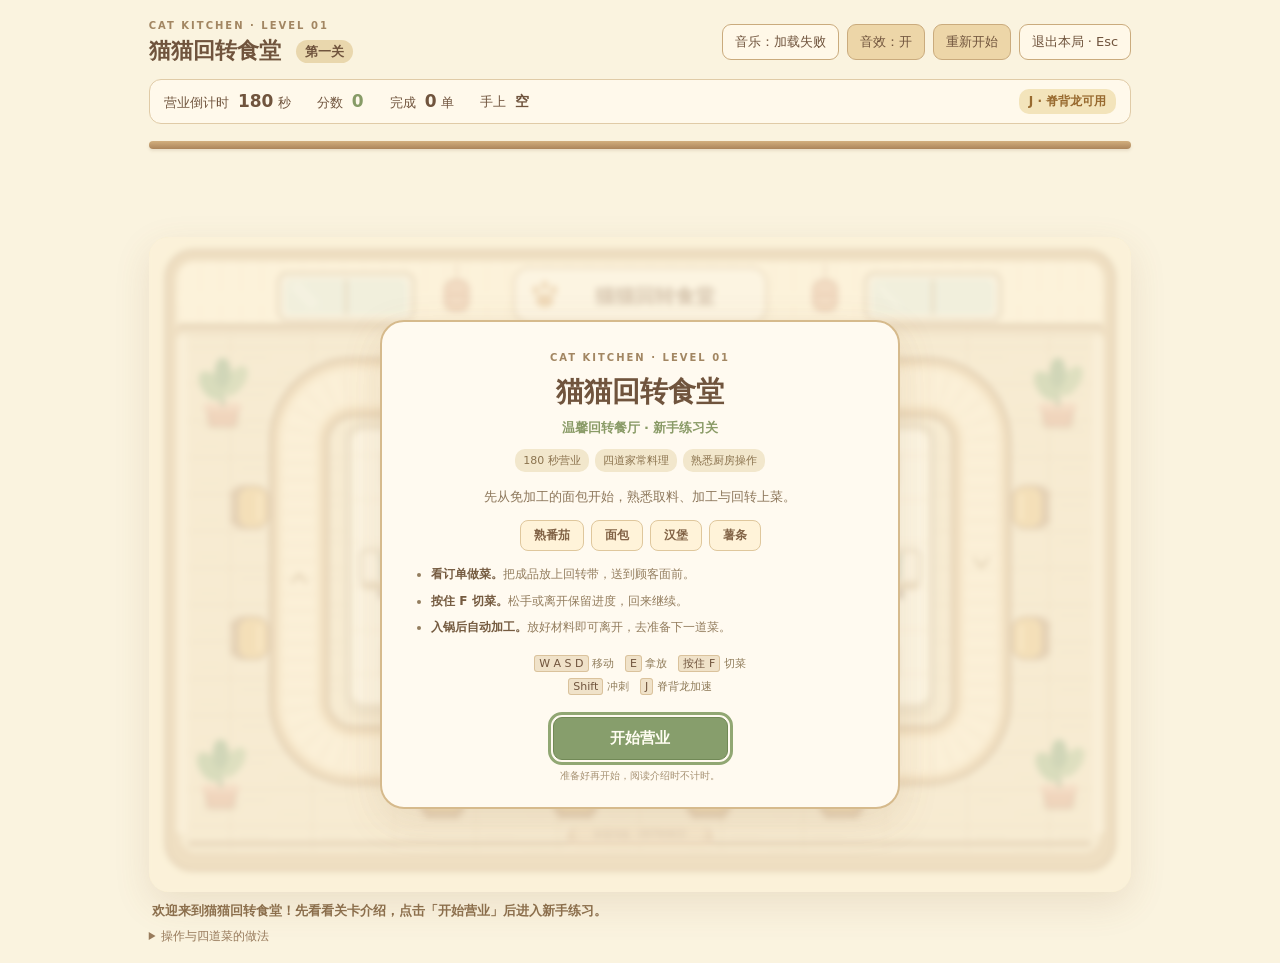
<file: level1/index.html>
<!DOCTYPE html>
<html lang="zh-CN"><head><meta charset="utf-8"><meta name="viewport" content="width=device-width,initial-scale=1">
<title>猫猫回转食堂 · 第一关</title><link rel="stylesheet" href="level1.css"></head>
<body><main class="game-shell">
<header class="page-header"><div><span class="eyebrow">CAT KITCHEN · LEVEL 01</span><h1>猫猫回转食堂 <small>第一关</small></h1></div><div class="header-actions"><button id="music-toggle" type="button" class="quiet" aria-pressed="true">音乐：开</button><button id="sfx-toggle" type="button" class="light" aria-pressed="true">音效：开</button><button id="restart" type="button">重新开始</button><button id="exit" type="button" class="quiet">退出本局 · Esc</button></div></header>
<section class="hud" aria-label="本局状态"><span>营业倒计时 <b id="time">180</b> 秒</span><span>分数 <b id="score">0</b></span><span>完成 <b id="served">0</b> 单</span><span>手上 <b id="hand">空</b></span><span id="skill" class="skill-status">J · 脊背龙可用</span></section>
<section class="order-board" aria-label="顾客订单"><div class="order-rod"></div><div id="orders"></div></section>
<div class="restaurant-map" data-guides="hidden"><svg xmlns="http://www.w3.org/2000/svg" xmlns:xlink="http://www.w3.org/1999/xlink" viewBox="0 0 1440 960" role="img" aria-label="米黄色卡通回转餐厅地图，中央大厨房、闭合传送带和十二个外围座位">
    <defs>
      <pattern id="rm-wood" width="120" height="54" patternUnits="userSpaceOnUse">
        <rect width="120" height="54" fill="#efddba"/>
        <path d="M0 53.5H120M119.5 0V54" stroke="#d9bd91" stroke-width="2"/>
        <path d="M13 15H55M72 37H105" stroke="#e4cda7" stroke-width="2" stroke-linecap="round"/>
      </pattern>
      <pattern id="rm-tiles" width="64" height="64" patternUnits="userSpaceOnUse">
        <rect width="64" height="64" fill="#fff8e5"/>
        <path d="M0 0H64V64" fill="none" stroke="#eadbc0" stroke-width="2"/>
        <rect x="5" y="5" width="54" height="54" rx="6" fill="#fffaf0" opacity=".55"/>
      </pattern>
      <pattern id="rm-wall" width="30" height="90" patternUnits="userSpaceOnUse">
        <rect width="30" height="90" fill="#fff2d3"/>
        <path d="M15 8V82" stroke="#f4e4bf" stroke-width="2"/>
      </pattern>
      <filter id="rm-shadow" x="-30%" y="-30%" width="160%" height="170%">
        <feDropShadow dx="0" dy="5" stdDeviation="3" flood-color="#9b7851" flood-opacity=".15"/>
      </filter>
      <!-- 回转中心线：左上直线起点 (300,220)，顺时针闭合。 -->
      <path id="rm-belt-path" d="M300 220H1140A80 80 0 0 1 1220 300V680A80 80 0 0 1 1140 760H300A80 80 0 0 1 220 680V300A80 80 0 0 1 300 220Z"/>
      <g id="rm-stool">
        <ellipse cy="19" rx="35" ry="13" fill="#ad865b" opacity=".16"/>
        <rect x="-24" y="8" width="9" height="21" rx="4" fill="#b68e64"/>
        <rect x="15" y="8" width="9" height="21" rx="4" fill="#b68e64"/>
        <rect x="-32" y="-23" width="64" height="50" rx="18" fill="#b68e64"/>
        <rect x="-30" y="-26" width="60" height="44" rx="16" fill="#e6b96b" stroke="#aa8158" stroke-width="3"/>
        <path d="M-18-14H18" stroke="#f7d89f" stroke-width="5" stroke-linecap="round"/>
      </g>
      <g id="rm-plant">
        <ellipse cy="27" rx="30" ry="11" fill="#b29665" opacity=".13"/>
        <path d="M-24 0H24L18 29H-18Z" fill="#d99978" stroke="#b78163" stroke-width="3"/>
        <rect x="-28" y="-4" width="56" height="11" rx="5" fill="#e8b294"/>
        <path d="M0 0V-38" stroke="#6c8b5d" stroke-width="5"/>
        <ellipse cx="-17" cy="-30" rx="14" ry="24" transform="rotate(-35 -17 -30)" fill="#91ae77"/>
        <ellipse cx="19" cy="-37" rx="13" ry="25" transform="rotate(35 19 -37)" fill="#a3b982"/>
        <ellipse cy="-49" rx="12" ry="22" fill="#789b69"/>
      </g>
      <g id="rm-counter">
        <rect x="-63" y="-33" width="126" height="78" rx="13" fill="#d6bd99"/>
        <rect x="-66" y="-40" width="132" height="72" rx="13" fill="#f1e4cb" stroke="#baa17c" stroke-width="3"/>
        <rect x="-55" y="-31" width="110" height="53" rx="9" fill="#fff8e8"/>
        <path d="M-22 39H22" stroke="#b59b77" stroke-width="4" stroke-linecap="round"/>
      </g>
    </defs>

    <!-- 地板和墙面 -->
    <rect x="30" y="30" width="1380" height="900" rx="40" fill="#c5a57a" opacity=".18"/>
    <rect x="25" y="20" width="1390" height="908" rx="40" fill="#d6b789" stroke="#b48e63" stroke-width="4"/>
    <rect x="45" y="44" width="1350" height="858" rx="25" fill="url(#rm-wood)"/>
    <path d="M70 35H1370Q1400 35 1400 65V132H40V65Q40 35 70 35Z" fill="url(#rm-wall)"/>
    <path d="M43 131H1397" stroke="#ba9568" stroke-width="8"/>
    <path d="M45 142H1395" stroke="#dec7a1" stroke-width="7"/>
    <rect x="40" y="143" width="17" height="733" rx="8" fill="#f7e9cc"/>
    <rect x="1383" y="143" width="17" height="733" rx="8" fill="#f7e9cc"/>
    <path d="M58 889H1380" stroke="#bd9b70" stroke-width="7"/>

    <!-- 墙上的窗户、招牌和小装饰 -->
    <g stroke="#bea17c" stroke-width="4">
      <rect x="190" y="53" width="198" height="69" rx="13" fill="#f9f2de"/>
      <rect x="200" y="62" width="178" height="51" rx="8" fill="#dbe9da" stroke="none"/>
      <path d="M289 62V114"/>
      <rect x="1050" y="53" width="198" height="69" rx="13" fill="#f9f2de"/>
      <rect x="1060" y="62" width="178" height="51" rx="8" fill="#dbe9da" stroke="none"/>
      <path d="M1149 62V114"/>
    </g>
    <path d="M210 72L239 103M218 68L246 98M1070 72L1099 103" stroke="#fff" stroke-width="5" stroke-linecap="round" opacity=".6"/>
    <rect x="535" y="45" width="370" height="81" rx="22" fill="#fff9e9" stroke="#c7a77b" stroke-width="3" filter="url(#rm-shadow)"/>
    <g transform="translate(580 86)" fill="#d5a46b">
      <ellipse cy="7" rx="13" ry="10"/><ellipse cx="-13" cy="-8" rx="5" ry="7"/><ellipse cx="0" cy="-15" rx="5" ry="7"/><ellipse cx="13" cy="-8" rx="5" ry="7"/>
    </g>
    <text x="742" y="96" font-size="29" font-weight="700">猫猫回转食堂</text>
    <g fill="#d8a07d" stroke="#bf8766" stroke-width="2">
      <path d="M451 39V65M991 39V65"/>
      <rect x="433" y="63" width="36" height="46" rx="14"/>
      <rect x="973" y="63" width="36" height="46" rx="14"/>
    </g>
    <path d="M440 74H462M440 94H462M980 74H1002M980 94H1002" stroke="#f5d6b6" stroke-width="3"/>

    <!-- 中央厨房：地砖区宽 856、高 412，中央留出宽通道。 -->
    <rect x="289" y="279" width="862" height="425" rx="25" fill="#a88962" opacity=".16"/>
    <rect x="287" y="272" width="866" height="424" rx="25" fill="#d5c3a3"/>
    <rect x="297" y="282" width="846" height="403" rx="18" fill="url(#rm-tiles)" stroke="#e6d6b8" stroke-width="3"/>
    <rect x="596" y="458" width="248" height="58" rx="24" fill="#f5e9cf" opacity=".8"/>
    <text x="720" y="495" font-size="24" fill="#b9a485">中央厨房</text>

    <!-- 闭合的浅木色回转餐台 -->
    <g fill="none" stroke-linejoin="round">
      <use href="#rm-belt-path" xlink:href="#rm-belt-path" stroke="#a98256" stroke-width="88"/>
      <use href="#rm-belt-path" xlink:href="#rm-belt-path" stroke="#dbb785" stroke-width="80"/>
      <use href="#rm-belt-path" xlink:href="#rm-belt-path" stroke="#f3dbb2" stroke-width="62"/>
      <use href="#rm-belt-path" xlink:href="#rm-belt-path" stroke="#fbebca" stroke-width="48"/>
      <use href="#rm-belt-path" xlink:href="#rm-belt-path" stroke="#c5a173" stroke-width="47" stroke-dasharray="2 22" opacity=".33" class="restaurant-map__slats"/>
    </g>
    <!-- 四个顺时针方向箭头 -->
    <g fill="none" stroke="#b49162" stroke-width="4" stroke-linecap="round" stroke-linejoin="round">
      <path d="M686 210L698 220L686 230"/>
      <path d="M1210 472L1220 484L1230 472"/>
      <path d="M754 750L742 760L754 770"/>
      <path d="M210 506L220 494L230 506"/>
    </g>

    <!-- 十二个座位；暂不绘制顾客，给角色和订单气泡留出位置。 -->
    <g>
      <use href="#rm-stool" xlink:href="#rm-stool" transform="translate(430 165)"/>
      <use href="#rm-stool" xlink:href="#rm-stool" transform="translate(625 165)"/>
      <use href="#rm-stool" xlink:href="#rm-stool" transform="translate(820 165)"/>
      <use href="#rm-stool" xlink:href="#rm-stool" transform="translate(1015 165)"/>
      <use href="#rm-stool" xlink:href="#rm-stool" transform="translate(430 824)"/>
      <use href="#rm-stool" xlink:href="#rm-stool" transform="translate(625 824)"/>
      <use href="#rm-stool" xlink:href="#rm-stool" transform="translate(820 824)"/>
      <use href="#rm-stool" xlink:href="#rm-stool" transform="translate(1015 824)"/>
      <use href="#rm-stool" xlink:href="#rm-stool" transform="translate(148 396) rotate(90)"/>
      <use href="#rm-stool" xlink:href="#rm-stool" transform="translate(148 588) rotate(90)"/>
      <use href="#rm-stool" xlink:href="#rm-stool" transform="translate(1292 396) rotate(-90)"/>
      <use href="#rm-stool" xlink:href="#rm-stool" transform="translate(1292 588) rotate(-90)"/>
    </g>

    <!-- 十五个等大桌面：上排七个、下排六个、左右垃圾桶。 -->
    <g>
      <use href="#rm-counter" xlink:href="#rm-counter" transform="translate(390 342) scale(0.7)"/>
      <use href="#rm-counter" xlink:href="#rm-counter" transform="translate(500 342) scale(0.7)"/>
      <use href="#rm-counter" xlink:href="#rm-counter" transform="translate(610 342) scale(0.7)"/>
      <use href="#rm-counter" xlink:href="#rm-counter" transform="translate(720 342) scale(0.7)"/>
      <use href="#rm-counter" xlink:href="#rm-counter" transform="translate(830 342) scale(0.7)"/>
      <use href="#rm-counter" xlink:href="#rm-counter" transform="translate(940 342) scale(0.7)"/>
      <use href="#rm-counter" xlink:href="#rm-counter" transform="translate(1050 342) scale(0.7)"/>
      <use href="#rm-counter" xlink:href="#rm-counter" transform="translate(355 486) scale(0.7)"/>
      <use href="#rm-counter" xlink:href="#rm-counter" transform="translate(1085 486) scale(0.7)"/>
      <use href="#rm-counter" xlink:href="#rm-counter" transform="translate(390 624) scale(0.7)"/>
      <use href="#rm-counter" xlink:href="#rm-counter" transform="translate(522 624) scale(0.7)"/>
      <use href="#rm-counter" xlink:href="#rm-counter" transform="translate(654 624) scale(0.7)"/>
      <use href="#rm-counter" xlink:href="#rm-counter" transform="translate(786 624) scale(0.7)"/>
      <use href="#rm-counter" xlink:href="#rm-counter" transform="translate(918 624) scale(0.7)"/>
      <use href="#rm-counter" xlink:href="#rm-counter" transform="translate(1050 624) scale(0.7)"/>
    </g>

    <!-- 上餐通道：连接右下角装盘位置与传送带中心线。 -->
    <g transform="translate(7 0)">
    <rect x="1019" y="658" width="48" height="84" rx="10" fill="#e1c498" stroke="#ba986b" stroke-width="3"/>
    <path d="M1030 675H1056M1030 687H1056M1030 699H1056M1030 711H1056M1030 723H1056" stroke="#f7e8cb" stroke-width="5"/>
    <rect x="1017" y="739" width="52" height="41" rx="10" fill="none" stroke="#92aa77" stroke-width="3" stroke-dasharray="5 5"/>

    </g>
    <!-- 轻量装饰集中在边缘，不占厨房的通道。 -->
    <use href="#rm-plant" xlink:href="#rm-plant" transform="translate(108 248)"/>
    <use href="#rm-plant" xlink:href="#rm-plant" transform="translate(1332 248)"/>
    <use href="#rm-plant" xlink:href="#rm-plant" transform="translate(105 807)"/>
    <use href="#rm-plant" xlink:href="#rm-plant" transform="translate(1334 807)"/>
    <rect x="613" y="866" width="214" height="28" rx="12" fill="#d4b086"/>
    <rect x="623" y="862" width="194" height="22" rx="10" fill="#eacfa6"/>
    <text x="720" y="879" font-size="13">欢迎光临 · ENTRANCE</text>

    <!-- 这些标签是开发占位提示，新布局使用 Canvas 绘制站点名。 -->
    <g class="restaurant-map__guides"></g>
  </svg>
<canvas id="game" class="restaurant-map__game-layer" width="1440" height="960" tabindex="0" aria-label="第一关厨房，WASD 移动，E 放取，按住 F 切菜，E 放入后自动煎炸，Q 投掷，J 技能"></canvas>
<div id="start-overlay" class="round-overlay start-overlay" role="dialog" aria-modal="true" aria-labelledby="start-title" aria-describedby="start-intro"><section class="result-card start-card">
<span class="eyebrow">CAT KITCHEN · LEVEL 01</span><h2 id="start-title">猫猫回转食堂</h2><p class="start-subtitle">温馨回转餐厅 · 新手练习关</p>
<div class="start-badges"><span>180 秒营业</span><span>四道家常料理</span><span>熟悉厨房操作</span></div>
<p id="start-intro">先从免加工的面包开始，熟悉取料、加工与回转上菜。</p>
<div class="start-menu" aria-label="本关四道菜"><span>熟番茄</span><span>面包</span><span>汉堡</span><span>薯条</span></div>
<ul class="start-features"><li><strong>看订单做菜。</strong>把成品放上回转带，送到顾客面前。</li><li><strong>按住 F 切菜。</strong>松手或离开保留进度，回来继续。</li><li><strong>入锅后自动加工。</strong>放好材料即可离开，去准备下一道菜。</li></ul>
<p class="start-controls"><kbd>W A S D</kbd> 移动　<kbd>E</kbd> 拿放　<kbd>按住 F</kbd> 切菜<br><kbd>Shift</kbd> 冲刺　<kbd>J</kbd> 脊背龙加速</p>
<button id="start-game" type="button">开始营业</button><p class="start-note">准备好再开始，阅读介绍时不计时。</p>
</section></div>
<div id="round-overlay" class="round-overlay" hidden><section class="result-card"><span class="eyebrow">CAT KITCHEN</span><h2 id="result-title">营业结束</h2><p id="result-score"></p><p id="result-detail"></p><button id="play-again" type="button">再开一局</button></section></div></div>
<p id="message" role="status" aria-live="polite">WASD 移动，Shift 冲刺，E 放取，按住 F 切菜，J 技能，轻按 Q 放地上，长按 Q 投掷。</p>
<details class="guide"><summary>操作与四道菜的做法</summary><div class="guide-body"><p><kbd>W A S D</kbd> 移动 · <kbd>Shift</kbd> 冲刺 · <kbd>E</kbd> 拿取 / 放下 / 捡起 · <kbd>F</kbd> 按住切菜，中断保留进度 · <kbd>J</kbd> 脊背龙技能 · <kbd>Q</kbd> 轻按落地，长按蓄力、松手投掷 · <kbd>Esc</kbd> 退出本局</p><ul><li>熟番茄：番茄箱 → 切菜台 E 放、按住 F 切、E 拿 → 灶台 E 放、自动煮熟、E 拿 → 放传送带。</li><li>面包：面包箱 E 拿 → 放传送带，无需加工。</li><li>汉堡：面包 + 切好的番茄 + 熟肉饼，逐样 E 放到同一备菜 / 出餐台，自动合成后 E 拿走。生肉饼先在灶台 E 放、自动煎熟、E 拿。</li><li>薯条：土豆箱 → 切菜台 E 放、按住 F 切、E 拿 → 油锅 E 放、自动炸制、E 拿 → 放传送带。</li></ul><p>切菜需累计按住 F 加工 1.5 秒，松手或离开会暂停并保留进度，回来按住 F 接着切；拿走或更换台上的材料后进度清零。灶台和油锅保持常开，按 E 放入合适材料就自动加工 1.5 秒，无需 F；可以离开准备其他食材，完成后 E 拿取。投进灶台 / 油锅会自动开始加工，同样需要等待；投到切菜台后仍需走近并按住 F。J 开启脊背龙状态，持续 16 秒：走路和冲刺速度 ×1.8，切菜、煎煮和油炸速度均 ×2（各需 0.75 秒）；从发动时起冷却 30 秒。同时最多 5 位顾客（含等待和用餐中的顾客）。顾客只取自己点的菜，吃完 +15 分，超时离开 -5 分，最低 0 分。</p><p>背景音乐音量 25%，整局循环播放。右上角可开关；切出窗口暂停，回来继续；本局结束停止，重开从头播放。如浏览器拦截自动播放，首次点击或按操作键即可启动。</p></div></details>
</main><audio id="bgm" src="assets/bgm.m4a" loop preload="auto" hidden></audio><script src="sfx.js"></script><script src="level1.js"></script></body></html>
</file>
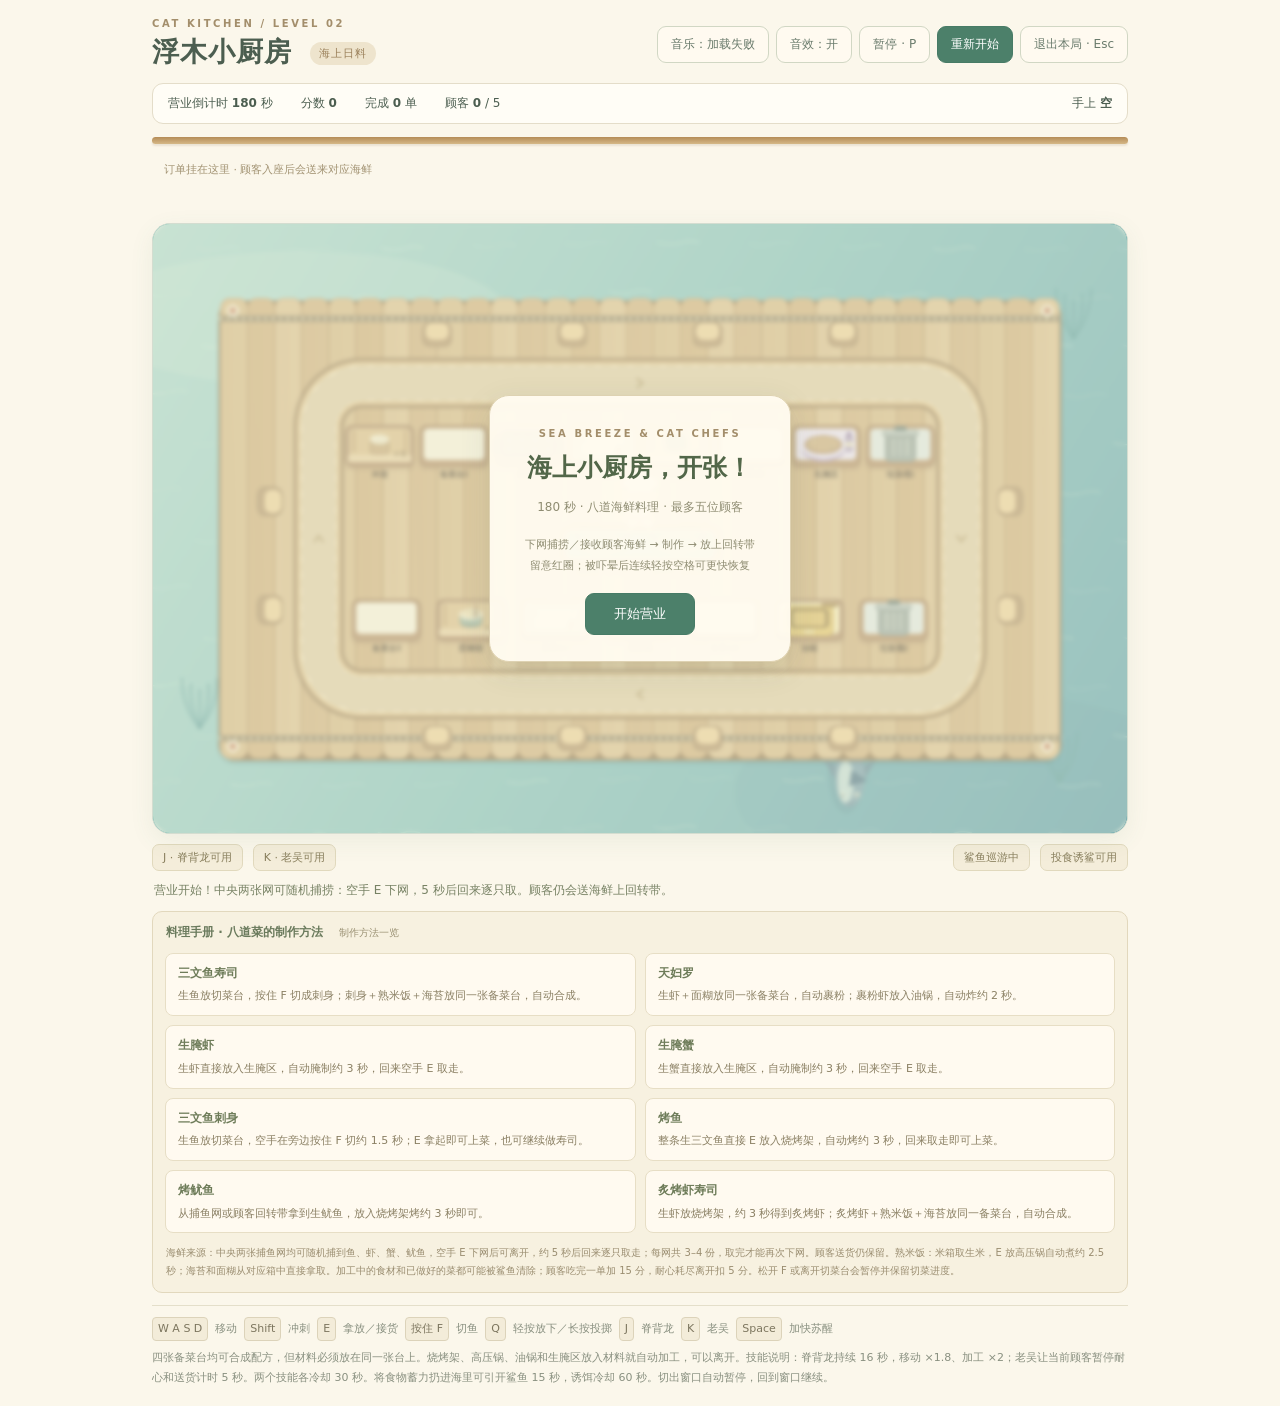
<file: level2/index.html>
<!doctype html>
<html lang="zh-CN">
<head><meta charset="utf-8"><meta name="viewport" content="width=device-width,initial-scale=1"><title>浮木小厨房 · 第二关</title><meta name="description" content="小猫厨房第二关：海上浮木、八道料理、顾客送海鲜与鲨鱼眩晕。"><link rel="stylesheet" href="style.css"></head>
<body><main class="shell">
<header><div><p class="eyebrow">CAT KITCHEN / LEVEL 02</p><h1>浮木小厨房 <span>海上日料</span></h1></div><div class="actions"><button id="music-toggle" class="light" type="button" aria-pressed="true">音乐：开</button><button id="sfx-toggle" type="button" class="light" aria-pressed="true">音效：开</button><button id="pause-button" class="light" type="button">暂停 · P</button><button id="restart-button" type="button">重新开始</button><button id="exit-button" class="light" type="button">退出本局 · Esc</button></div></header>
<section class="status" aria-label="本局状态"><span>营业倒计时 <b id="time">180</b> 秒</span><span>分数 <b id="score">0</b></span><span>完成 <b id="served">0</b> 单</span><span>顾客 <b id="customerCount">0</b> / 5</span><span>手上 <b id="hand">空</b></span></section>
<section class="order-board" aria-label="顾客订单"><div class="order-rod"></div><div id="orders"><p id="orders-empty">订单挂在这里 · 顾客入座后会送来对应海鲜</p></div></section>
<div class="sea-frame"><canvas id="raft-game" width="1440" height="900" tabindex="0" aria-label="第二关。WASD 移动，Shift 冲刺，E 取放，按住 F 切鱼，Q 蓄力投掷，J 脊背龙，K 老吴。眩晕时连续轻按空格。"></canvas>
  <div id="focus-cover" class="cover" hidden><div class="cover-card"><h2 id="pause-title">已暂停</h2><button id="resume-button" type="button">继续营业</button></div></div>
  <div id="round-cover" class="cover"><div class="cover-card"><span class="eyebrow">SEA BREEZE &amp; CAT CHEFS</span><h2 id="round-title">海上小厨房，开张！</h2><p id="round-detail">180 秒 · 八道海鲜料理 · 最多五位顾客</p><p class="cover-hint">下网捕捞／接收顾客海鲜 → 制作 → 放上回转带<br>留意红圈；被吓晕后连续轻按空格可更快恢复</p><button id="start-button" type="button">开始营业</button></div></div>
</div>
<section class="skill-strip" aria-label="技能与鲨鱼状态"><span id="skillJ">J · 脊背龙可用</span><span id="skillK">K · 老吴可用</span><span id="sharkStatus">鲨鱼巡游中</span><span id="lureStatus">投食诱鲨可用</span></section>
<p id="message" role="status" aria-live="polite">中央两张网可随机捕鱼：空手 E 下网，5 秒后回来按 E 逐只取走 3–4 份海鲜。顾客仍会送海鲜，红圈预警时请及时躲开。</p>
  <section class="recipe-book" aria-labelledby="recipe-title"><h2 id="recipe-title">料理手册 · 八道菜的制作方法 <span>制作方法一览</span></h2><div class="recipe-grid">
    <article><strong>三文鱼寿司</strong><p>生鱼放切菜台，按住 F 切成刺身；刺身＋熟米饭＋海苔放同一张备菜台，自动合成。</p></article>
    <article><strong>天妇罗</strong><p>生虾＋面糊放同一张备菜台，自动裹粉；裹粉虾放入油锅，自动炸约 2 秒。</p></article>
    <article><strong>生腌虾</strong><p>生虾直接放入生腌区，自动腌制约 3 秒，回来空手 E 取走。</p></article>
    <article><strong>生腌蟹</strong><p>生蟹直接放入生腌区，自动腌制约 3 秒，回来空手 E 取走。</p></article>
    <article><strong>三文鱼刺身</strong><p>生鱼放切菜台，空手在旁边按住 F 切约 1.5 秒；E 拿起即可上菜，也可继续做寿司。</p></article>
    <article><strong>烤鱼</strong><p>整条生三文鱼直接 E 放入烧烤架，自动烤约 3 秒，回来取走即可上菜。</p></article>
    <article><strong>烤鱿鱼</strong><p>从捕鱼网或顾客回转带拿到生鱿鱼，放入烧烤架烤约 3 秒即可。</p></article>
    <article><strong>炙烤虾寿司</strong><p>生虾放烧烤架，约 3 秒得到炙烤虾；炙烤虾＋熟米饭＋海苔放同一备菜台，自动合成。</p></article>
  </div><p class="recipe-note">海鲜来源：中央两张捕鱼网均可随机捕到鱼、虾、蟹、鱿鱼，空手 E 下网后可离开，约 5 秒后回来逐只取走；每网共 3–4 份，取完才能再次下网。顾客送货仍保留。熟米饭：米箱取生米，E 放高压锅自动煮约 2.5 秒；海苔和面糊从对应箱中直接拿取。加工中的食材和已做好的菜都可能被鲨鱼清除；顾客吃完一单加 15 分，耐心耗尽离开扣 5 分。松开 F 或离开切菜台会暂停并保留切菜进度。</p></section>

<footer><div><kbd>W A S D</kbd> 移动 <kbd>Shift</kbd> 冲刺 <kbd>E</kbd> 拿放／接货 <kbd>按住 F</kbd> 切鱼 <kbd>Q</kbd> 轻按放下／长按投掷 <kbd>J</kbd> 脊背龙 <kbd>K</kbd> 老吴 <kbd>Space</kbd> 加快苏醒</div><p>四张备菜台均可合成配方，但材料必须放在同一张台上。烧烤架、高压锅、油锅和生腌区放入材料就自动加工，可以离开。技能说明：脊背龙持续 16 秒，移动 ×1.8、加工 ×2；老吴让当前顾客暂停耐心和送货计时 5 秒。两个技能各冷却 30 秒。将食物蓄力扔进海里可引开鲨鱼 15 秒，诱饵冷却 60 秒。切出窗口自动暂停，回到窗口继续。</p></footer>
</main><audio id="bgm" src="assets/bgm.m4a" loop preload="auto" hidden></audio><script src="grill.js"></script><script src="sfx.js"></script><script src="game.js"></script></body></html>
</file>
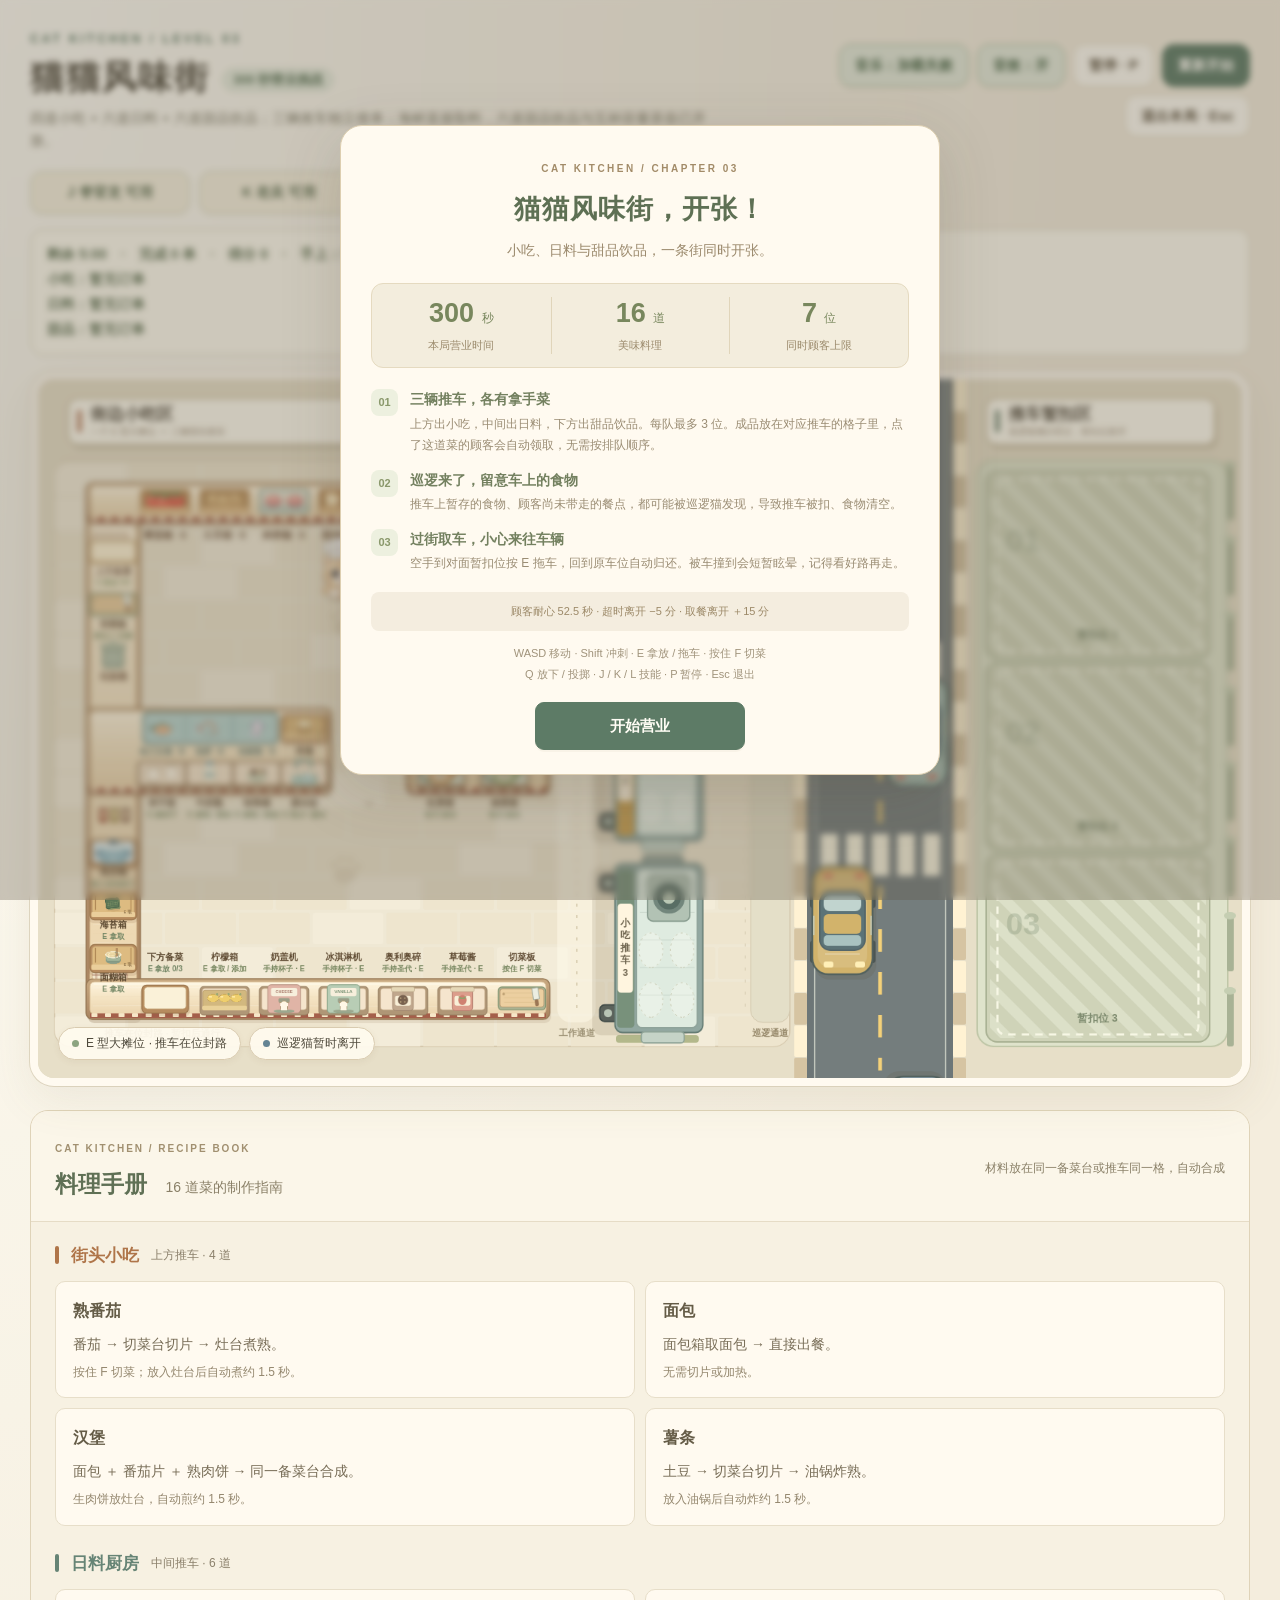
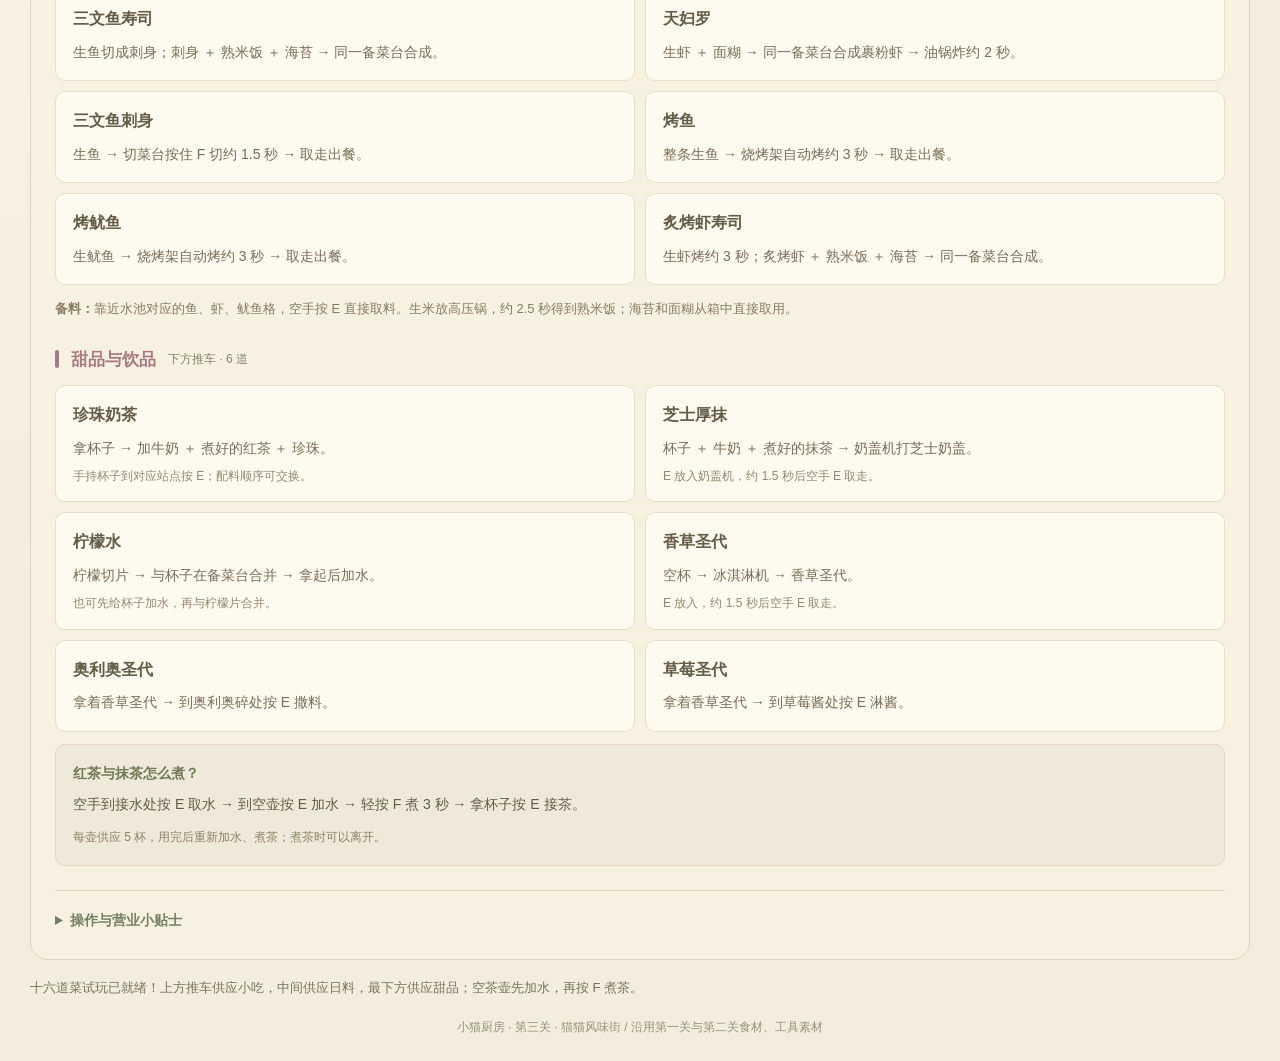
<file: level3/index.html>
<!doctype html>
<html lang="zh-CN">
<head>
<meta charset="utf-8"><meta name="viewport" content="width=device-width,initial-scale=1">
<title>小猫厨房 · 第三关 · 猫猫风味街</title>
<link rel="stylesheet" href="style.css">
</head>
<body><main>
<header class="masthead"><div><div class="eyebrow">CAT KITCHEN / LEVEL 03</div><h1>猫猫风味街<span>300 秒营业挑战</span></h1><p class="intro">四道小吃 + 六道日料 + 六道甜品饮品；三辆推车独立接单；海鲜直接取料，六道甜品饮品与五杯容量茶壶已开放。</p></div><div class="actions"><button id="music-toggle" type="button" aria-pressed="true">音乐：开</button><button id="sfx-toggle" type="button" class="light" aria-pressed="true">音效：开</button><button id="pause" type="button">暂停 · P</button><button id="reset" type="button" class="primary">重新开始</button><button id="exit" type="button">退出本局 · Esc</button><button hidden id="patrol"></button><button hidden id="impound-0"></button><button hidden id="impound"></button><button hidden id="impound-2"></button></div></header>
<div class="skill-controls"><button id="skill-j">J 脊背龙</button><button id="skill-k">K 老吴</button><button id="skill-l">L 小猫哈气</button></div><div id="test-hud" class="test-hud" role="status"></div><div class="map-shell"><canvas id="map" width="1600" height="930" tabindex="0" aria-label="第三关街边地图：左侧一个 E 型大摊位和三辆竖向推车，中间双向马路，右侧三处暂扣位。使用 WASD 或方向键移动主厨，E 拿放示意餐盘。">浏览器需要支持 Canvas 才能显示地图。</canvas><div class="hud"><span class="chip"><i></i>E 型大摊位 · 推车在位封路</span><span class="chip patrol" id="patrol-state"><i></i>巡逻猫暂时离开</span></div></div>
<div class="mobile-controls"><div class="dpad"><button data-dir="up" aria-label="向上">↑</button><button data-dir="left" aria-label="向左">←</button><button data-dir="down" aria-label="向下">↓</button><button data-dir="right" aria-label="向右">→</button></div><button id="touch-e">拿放 / 拖车</button><button id="touch-f">按住切菜</button></div>
<section class="recipe-book" aria-labelledby="recipe-title">
  <div class="recipe-heading"><div><span class="recipe-eyebrow">CAT KITCHEN / RECIPE BOOK</span><h2 id="recipe-title">料理手册 <span>16 道菜的制作指南</span></h2></div><span class="recipe-tip">材料放在同一备菜台或推车同一格，自动合成</span></div>
  <section class="recipe-group snacks" aria-labelledby="snack-title">
    <h3 id="snack-title">街头小吃 <span>上方推车 · 4 道</span></h3>
    <div class="recipe-grid">
      <article><strong>熟番茄</strong><p>番茄 → 切菜台切片 → 灶台煮熟。</p><small>按住 F 切菜；放入灶台后自动煮约 1.5 秒。</small></article>
      <article><strong>面包</strong><p>面包箱取面包 → 直接出餐。</p><small>无需切片或加热。</small></article>
      <article><strong>汉堡</strong><p>面包 ＋ 番茄片 ＋ 熟肉饼 → 同一备菜台合成。</p><small>生肉饼放灶台，自动煎约 1.5 秒。</small></article>
      <article><strong>薯条</strong><p>土豆 → 切菜台切片 → 油锅炸熟。</p><small>放入油锅后自动炸约 1.5 秒。</small></article>
    </div>
  </section>
  <section class="recipe-group japanese" aria-labelledby="japanese-title">
    <h3 id="japanese-title">日料厨房 <span>中间推车 · 6 道</span></h3>
    <div class="recipe-grid">
      <article><strong>三文鱼寿司</strong><p>生鱼切成刺身；刺身 ＋ 熟米饭 ＋ 海苔 → 同一备菜台合成。</p></article>
      <article><strong>天妇罗</strong><p>生虾 ＋ 面糊 → 同一备菜台合成裹粉虾 → 油锅炸约 2 秒。</p></article>
      <article><strong>三文鱼刺身</strong><p>生鱼 → 切菜台按住 F 切约 1.5 秒 → 取走出餐。</p></article>
      <article><strong>烤鱼</strong><p>整条生鱼 → 烧烤架自动烤约 3 秒 → 取走出餐。</p></article>
      <article><strong>烤鱿鱼</strong><p>生鱿鱼 → 烧烤架自动烤约 3 秒 → 取走出餐。</p></article>
      <article><strong>炙烤虾寿司</strong><p>生虾烤约 3 秒；炙烤虾 ＋ 熟米饭 ＋ 海苔 → 同一备菜台合成。</p></article>
    </div>
    <p class="recipe-note"><b>备料：</b>靠近水池对应的鱼、虾、鱿鱼格，空手按 E 直接取料。生米放高压锅，约 2.5 秒得到熟米饭；海苔和面糊从箱中直接取用。</p>
  </section>
  <section class="recipe-group desserts" aria-labelledby="dessert-title">
    <h3 id="dessert-title">甜品与饮品 <span>下方推车 · 6 道</span></h3>
    <div class="recipe-grid">
      <article><strong>珍珠奶茶</strong><p>拿杯子 → 加牛奶 ＋ 煮好的红茶 ＋ 珍珠。</p><small>手持杯子到对应站点按 E；配料顺序可交换。</small></article>
      <article><strong>芝士厚抹</strong><p>杯子 ＋ 牛奶 ＋ 煮好的抹茶 → 奶盖机打芝士奶盖。</p><small>E 放入奶盖机，约 1.5 秒后空手 E 取走。</small></article>
      <article><strong>柠檬水</strong><p>柠檬切片 → 与杯子在备菜台合并 → 拿起后加水。</p><small>也可先给杯子加水，再与柠檬片合并。</small></article>
      <article><strong>香草圣代</strong><p>空杯 → 冰淇淋机 → 香草圣代。</p><small>E 放入，约 1.5 秒后空手 E 取走。</small></article>
      <article><strong>奥利奥圣代</strong><p>拿着香草圣代 → 到奥利奥碎处按 E 撒料。</p></article>
      <article><strong>草莓圣代</strong><p>拿着香草圣代 → 到草莓酱处按 E 淋酱。</p></article>
    </div>
    <div class="tea-note"><strong>红茶与抹茶怎么煮？</strong><p>空手到接水处按 E 取水 → 到空壶按 E 加水 → 轻按 F 煮 3 秒 → 拿杯子按 E 接茶。</p><span>每壶供应 5 杯，用完后重新加水、煮茶；煮茶时可以离开。</span></div>
  </section>
  <details class="guide-details"><summary>操作与营业小贴士</summary><div class="guide-details-body">
    <article><strong>拿放与加工</strong><p>WASD / 方向键移动，Shift 冲刺，E 拿放材料与成品。按住 F 切菜，松手或离开保留进度；锅具与烧烤架放入材料后自动加工。三块切菜板通用，两个油锅均可炸薯条与天妇罗。杯子可在配料站直接加料，也可在同一备菜台合并；不能重复或混入不相容配料。</p></article>
    <article><strong>投掷与技能</strong><p>轻按 Q 放下，长按 Q 蓄力投掷（最多 1.2 秒，60～330 像素）。蓄力时显示路径与落点，沿途适合的工作台会接住食材；绿色表示可接收，红色表示无法接收，金色表示落地。J：16 秒移速 ×1.8、加工 ×2，冷却 30 秒。K：冻结顾客与城管 5 秒，冷却 30 秒。L：取消预警或驱赶巡逻猫，冷却 40 秒。P 暂停，Esc 退出本局，切出窗口自动暂停。</p></article>
    <article><strong>点餐与计分</strong><p>每局 300 秒，首位顾客 5 秒后到达，后续每 4～8 秒来一位；同时最多 7 位，每队最多 3 位。把成品放进对应推车的任意摆盘格，有人点这道菜就会自动领取，无需按排队顺序；没人点的成品保留在车上。耐心 52.5 秒，超时扣 5 分；收到餐停止扣耐心，取餐 3 秒后离开，加 15 分。</p></article>
    <article><strong>推车与巡逻</strong><p>每辆推车有四个摆盘位，可暂存食物，也可合成汉堡、两种寿司、裹粉虾及杯装饮品；材料须叠放在同一辆推车的同一格，四格分别独立合成；空手 E 可逐份取回未合成的材料。车上食物或顾客尚未带走的餐点被发现，会触发扣车并清空食物，顾客留在原位继续排队。空手过马路到暂扣位按 E 拿车，回到原车位自动归还后可继续出餐；注意车辆，撞车眩晕约 1.8 秒。</p></article>
  </div></details>
</section>

<div id="status" class="status-line" role="status" aria-live="polite">三辆推车全部在位，通往马路的路暂时封闭。</div><footer>小猫厨房 · 第三关 · 猫猫风味街 / 沿用第一关与第二关食材、工具素材</footer>
</main><div id="game-dialog" class="game-dialog" role="dialog" aria-modal="true" aria-labelledby="dialog-title" aria-describedby="dialog-description">
  <section class="dialog-card">
    <span class="dialog-eyebrow">CAT KITCHEN / CHAPTER 03</span>
    <h2 id="dialog-title">猫猫风味街，开张！</h2>
    <p id="dialog-description" class="dialog-description"></p>
    <div id="dialog-intro">
      <div class="dialog-stats" aria-label="关卡信息">
        <div><strong>300 <small>秒</small></strong><span>本局营业时间</span></div>
        <div><strong>16 <small>道</small></strong><span>美味料理</span></div>
        <div><strong>7 <small>位</small></strong><span>同时顾客上限</span></div>
      </div>
      <div class="dialog-features">
        <article><span class="feature-number">01</span><div><h3>三辆推车，各有拿手菜</h3><p>上方出小吃，中间出日料，下方出甜品饮品。每队最多 3 位。成品放在对应推车的格子里，点了这道菜的顾客会自动领取，无需按排队顺序。</p></div></article>
        <article><span class="feature-number">02</span><div><h3>巡逻来了，留意车上的食物</h3><p>推车上暂存的食物、顾客尚未带走的餐点，都可能被巡逻猫发现，导致推车被扣、食物清空。</p></div></article>
        <article><span class="feature-number">03</span><div><h3>过街取车，小心来往车辆</h3><p>空手到对面暂扣位按 E 拖车，回到原车位自动归还。被车撞到会短暂眩晕，记得看好路再走。</p></div></article>
      </div>
      <p class="dialog-score-note">顾客耐心 52.5 秒 · 超时离开 −5 分 · 取餐离开 ＋15 分</p>
      <p class="dialog-controls">WASD 移动 · Shift 冲刺 · E 拿放 / 拖车 · 按住 F 切菜<br>Q 放下 / 投掷 · J / K / L 技能 · P 暂停 · Esc 退出</p>
    </div>
    <button id="start-game" type="button" class="primary">开始营业</button>
  </section>
</div>

<audio id="bgm" src="assets/bgm.m4a" preload="metadata" loop hidden></audio>
<script src="grill.js"></script><script src="sfx.js"></script><script src="game.js"></script></body></html>
</file>
<file: level1/level1.css>
.restaurant-map{position:relative;isolation:isolate;width:100%;aspect-ratio:3/2;overflow:hidden;border-radius:24px;background:#fbf0cf;box-shadow:0 12px 36px #8d653322}
.restaurant-map svg{display:block;width:100%;height:100%}
.restaurant-map__game-layer{position:absolute;inset:0;width:100%;height:100%;z-index:2;pointer-events:none}
.restaurant-map text{font-family:"Microsoft YaHei",system-ui,sans-serif;fill:#89674d;text-anchor:middle}
.restaurant-map__slats{animation:restaurant-map-roll 4s linear infinite}
.restaurant-map[data-guides="hidden"] .restaurant-map__guides{display:none}
@keyframes restaurant-map-roll{to{stroke-dashoffset:-240}}
:root{color-scheme:light;--ink:#70543d;--muted:#987b5c;--green:#819b6a}
.restaurant-map__slats{visibility:hidden;animation:none}
*{box-sizing:border-box}body{margin:0;padding:14px 20px 18px;background:#faf3df;color:var(--ink);font-family:"Microsoft YaHei",system-ui,sans-serif}
.game-shell{width:min(100%,1440px,calc((100svh - 245px)*1.5));min-width:min(100%,760px);margin:auto}
.page-header{display:flex;justify-content:space-between;align-items:center;gap:16px;margin-bottom:10px}.eyebrow{font-size:10px;font-weight:700;letter-spacing:2px;color:#a28662}h1{font-size:22px;margin:3px 0}h1 small{font-size:13px;background:#e9d7ad;padding:4px 9px;border-radius:12px;margin-left:8px;vertical-align:middle}.header-actions{display:flex;gap:8px}
button{font:inherit;font-size:13px;color:var(--ink);background:#edd6a8;border:1px solid #caab7d;border-radius:9px;padding:8px 12px;cursor:pointer}button:hover{background:#e6c991}button:focus-visible,summary:focus-visible{outline:3px solid #91a773;outline-offset:2px}button.quiet{background:#fff8e8}
.hud{display:flex;flex-wrap:wrap;align-items:center;gap:10px 26px;padding:9px 14px;border:1px solid #e0cba7;background:#fff9eb;border-radius:12px;font-size:13px}.hud b{font-size:17px;margin-left:5px}.hud #hand{font-size:14px}.hud #score{color:#879b66}.hud #time.urgent{color:#bb604b}
.order-board{position:relative;height:97px;padding-top:10px;margin:8px 0}.order-rod{position:absolute;left:0;right:0;top:9px;height:8px;border-radius:6px;background:linear-gradient(#d2af7e,#ac855b);box-shadow:0 2px 3px #9a79572a}
#orders{position:relative;display:flex;gap:10px;padding:16px 8px 4px;overflow-x:auto;min-height:80px;scrollbar-width:thin}.order-ticket{position:relative;display:flex;align-items:center;gap:5px;flex:none;min-width:150px;height:58px;padding:7px;border:1px solid #dec9a2;border-radius:3px 3px 9px 9px;background:#fffdf3;box-shadow:0 3px 5px #86684416}.order-ticket::before{content:"";position:absolute;top:-13px;left:50%;width:2px;height:14px;background:#9f815b}.order-ticket canvas{width:32px;height:32px;background:transparent}.order-info{min-width:61px}.order-name{font-size:11px;font-weight:700;white-space:nowrap}.order-patience{height:4px;background:#eadfc9;border-radius:3px;margin-top:6px;overflow:hidden}.order-patience>div{height:100%;border-radius:3px}.order-seat{font-size:9px;color:#a68b6a;margin-top:3px}.empty-orders{font-size:12px;color:var(--muted);padding:16px 5px}
.restaurant-map{border-radius:20px}.restaurant-map__game-layer{pointer-events:auto;outline:none;contain:paint;transform:translateZ(0)}.order-patience>div{width:100%;transform-origin:left center}.round-overlay[hidden]{display:none}.round-overlay{position:absolute;inset:0;z-index:3;display:grid;place-items:center;background:#fbf2ddad;backdrop-filter:blur(3px)}.result-card{text-align:center;min-width:260px;padding:30px 40px;background:#fffaf0;border:2px solid #d6ba8c;border-radius:24px;box-shadow:0 12px 40px #8d653322}.result-card h2{font-size:28px;margin:8px 0 16px}.result-card p{font-size:14px;color:var(--muted)}#result-score{font-size:26px;font-weight:bold;color:var(--ink)}.result-card button{margin-top:8px}
#message{font-size:13px;font-weight:600;color:#8c704e;line-height:1.6;min-height:22px;margin:9px 3px 5px}.guide{font-size:12px;color:var(--muted)}.guide summary{cursor:pointer;display:list-item;width:fit-content}.guide-body{border:1px solid #e3d0ad;background:#fff8e8;border-radius:10px;padding:6px 15px;margin-top:8px;line-height:1.8}.guide ul{padding-left:20px}.guide p{margin:6px 0}kbd{font:inherit;background:#f0e2c9;border:1px solid #dac29c;border-radius:3px;padding:1px 4px;color:var(--ink)}
@media(max-width:650px){body{padding:10px}.page-header{align-items:flex-start}h1{font-size:18px}h1 small{margin-left:2px}.header-actions{gap:5px}.header-actions button{font-size:11px;padding:7px}.hud{gap:6px 16px}.order-ticket{min-width:145px}.restaurant-map{border-radius:12px}.result-card{padding:18px}.eyebrow{letter-spacing:1px;font-size:9px}}

.skill-status{margin-left:auto;padding:4px 10px;border-radius:10px;background:#f3e4bb;color:#986a2f;font-weight:600;font-size:12px}

.header-actions{flex-wrap:wrap;justify-content:flex-end}.header-actions #music-toggle[aria-pressed="false"]{background:#f3eee2;color:#9b8a73}@media(max-width:650px){.header-actions{max-width:210px}}

.start-overlay{padding:12px}.start-card{width:min(520px,100%);min-width:0;max-height:100%;overflow-y:auto;padding:24px 30px;scrollbar-width:thin}.start-card h2{font-size:28px;margin:8px 0}.start-card .start-subtitle{margin:0 0 12px;font-size:13px;color:#8a9b67;font-weight:700}.start-badges{display:flex;justify-content:center;gap:6px;flex-wrap:wrap;margin-bottom:13px}.start-badges span{font-size:11px;padding:4px 8px;background:#f2e7cc;color:#8b734e;border-radius:10px}.start-card #start-intro{font-size:13px;line-height:1.8;margin:10px 0;color:#8d775b}.start-menu{display:flex;justify-content:center;gap:7px;flex-wrap:wrap;margin:12px 0}.start-menu span{font-size:12px;font-weight:600;color:#826346;background:#fff3d9;border:1px solid #dfc79c;border-radius:8px;padding:6px 13px}.start-features{text-align:left;padding-left:19px;font-size:12px;line-height:1.8;color:#937d5e;margin:13px 0}.start-features li+li{margin-top:5px}.start-features strong{color:#755b40}.start-card .start-controls{font-size:11px;line-height:2.1;margin:11px 0;color:#907c5a}.start-card #start-game{min-width:175px;padding:11px 26px;background:#879e6c;border-color:#718956;color:#fffdf2;font-weight:700;font-size:15px}.start-card #start-game:hover{background:#768f5d}.start-card .start-note{font-size:10px;margin:9px 0 0;color:#a69172}@media(max-width:650px){.start-card{padding:17px 20px}.start-card h2{font-size:23px}.start-features{font-size:11px}.start-menu span{padding:5px 9px}}
</file>
<file: level2/style.css>
:root{color-scheme:light;--ink:#4c5e50;--muted:#87917e;--cream:#fbf7eb}*{box-sizing:border-box}body{margin:0;background:var(--cream);color:var(--ink);font-family:'Microsoft YaHei',system-ui,sans-serif;padding:18px 24px}.shell{max-width:1200px;margin:auto}header{display:flex;justify-content:space-between;align-items:center;gap:16px;margin-bottom:13px}.eyebrow{font-size:10px;letter-spacing:2.6px;color:#a38e6b;margin:0 0 5px;font-weight:700}h1{font-size:27px;margin:0;letter-spacing:1px}h1 span{font-size:11px;vertical-align:middle;background:#eee4cd;padding:5px 9px;border-radius:12px;margin-left:8px;color:#9b815b;font-weight:400}.actions{display:flex;gap:7px;flex-wrap:wrap;justify-content:flex-end}button{font:inherit;font-size:12px;border:1px solid #477b66;border-radius:9px;background:#4c806a;color:white;padding:9px 13px;cursor:pointer;white-space:nowrap}button:hover{filter:brightness(1.07)}button.light{background:#fffaf0;color:#6a7b6c;border-color:#d1d7c4}button:focus-visible,canvas:focus-visible{outline:3px solid #83b5a1;outline-offset:3px}.status{display:flex;flex-wrap:wrap;gap:9px 28px;padding:11px 15px;border:1px solid #e4ddc9;border-radius:11px;background:#fffdf6;font-size:12px;font-variant-numeric:tabular-nums}.status b{font-weight:700}.status>span:last-child{margin-left:auto}.order-board{height:89px;position:relative;margin:6px 0 4px}.order-rod{position:absolute;left:0;right:0;top:7px;height:7px;border-radius:6px;background:linear-gradient(#b58c57,#d5b887);box-shadow:0 2px 2px #8b694524}#orders{position:relative;display:flex;gap:8px;padding:17px 7px 6px;min-height:78px;overflow-x:auto;scrollbar-width:thin}#orders-empty{font-size:11px;color:#a39474;margin:15px 5px}.order-ticket{position:relative;display:flex;gap:4px;align-items:center;padding:8px 6px;background:#fffdf1;border:1px solid #dcca9e;border-radius:4px 4px 9px 9px;box-shadow:0 3px 5px #977c4a10;flex:1 0 150px;height:59px;max-width:220px}.order-ticket:before{content:'';position:absolute;width:5px;height:12px;border-radius:2px;background:#aa8d66;left:15px;top:-8px}.order-ticket.eating{background:#edf2df;border-color:#b9c5a0}.order-ticket canvas{display:block;width:30px;height:30px;flex:none}.order-info{min-width:0;flex:1}.order-name{display:block;font-size:11px;white-space:nowrap}.order-caption{display:block;font-size:9px;margin:3px 0;color:#a28c65}.order-patience{height:4px;border-radius:3px;background:#e7dcc0;overflow:hidden}.order-patience i{height:100%;display:block;transition:width .1s linear}.sea-frame{position:relative;border-radius:18px;overflow:hidden;border:1px solid #d4ddd0;background:#75b7b4;box-shadow:0 7px 24px #4b796315}#raft-game{display:block;width:100%;height:auto;outline:none;touch-action:none}.cover{position:absolute;inset:0;display:grid;place-items:center;background:#eaf0dc73;backdrop-filter:blur(2px);padding:20px}.cover[hidden]{display:none}.cover-card{background:#fffbf0f5;border:1px solid #ded2b2;box-shadow:0 9px 30px #36574b20;border-radius:20px;text-align:center;padding:26px 35px;color:#526749}.cover-card h2{font-size:25px;margin:10px 0}.cover-card p{font-size:12px;color:#8e8c72;line-height:1.9}.cover-card .cover-hint{font-size:11px;margin:16px 0}.cover-card button{padding:11px 28px;font-size:13px}.skill-strip{display:flex;flex-wrap:wrap;gap:6px 10px;margin:10px 0 0;font-size:11px}.skill-strip span{border:1px solid #e1d9bd;border-radius:7px;padding:5px 10px;background:#f4edda;color:#8a805e}.skill-strip .active{background:#e8efd7;border-color:#a9bd87;color:#68844b}.skill-strip span:nth-child(3){margin-left:auto}#message{font-size:12px;color:#778264;min-height:22px;line-height:1.7;margin:9px 2px}.recipe-book{border:1px solid #e2d8bd;border-radius:10px;background:#f7f1e0;overflow:hidden;margin-bottom:12px}.recipe-book h2{margin:0;padding:12px 13px;font-size:12px;color:#6a7a5c;font-weight:600}.recipe-book h2 span{font-size:10px;font-weight:400;color:#9a9173;margin-left:12px}.recipe-grid{display:grid;grid-template-columns:repeat(2,minmax(0,1fr));gap:9px;padding:0 12px 11px}.recipe-grid article{padding:9px 12px;background:#fffaf0;border:1px solid #e7dec5;border-radius:8px;font-size:11px;color:#8b8064;line-height:1.7}.recipe-grid strong{font-size:12px;color:#6e7c59}.recipe-grid p{margin:4px 0 0}.recipe-note{margin:0;padding:0 13px 12px;font-size:10px;line-height:1.8;color:#9a8d70}footer{border-top:1px solid #e4dfca;padding-top:11px;font-size:11px;color:#899080;line-height:1.8}footer div{display:flex;gap:7px;align-items:center;flex-wrap:wrap}footer p{margin:7px 0 0}kbd{font:inherit;background:#f3ecd9;border:1px solid #dcd3ba;color:#7c755e;border-radius:4px;padding:1px 5px}@media(min-width:1000px){.shell{max-width:min(1200px,calc((100vh - 290px)*1.6))}}@media(max-width:800px){body{padding:12px}header{align-items:flex-start;gap:10px;flex-wrap:wrap}h1{font-size:24px}.status{gap:8px 16px}.status>span:last-child{margin-left:0}.skill-strip span:nth-child(3){margin-left:0}.cover-card{padding:16px 20px}.cover-card h2{font-size:20px}.recipe-grid{grid-template-columns:1fr}.order-ticket{flex-basis:156px}}
</file>
<file: level3/style.css>
:root{color-scheme:light;--ink:#4e493b;--muted:#797663;--cream:#faf5e8;--green:#5a7862;--line:#dfd6bd}
*{box-sizing:border-box}body{margin:0;background:radial-gradient(ellipse at top left,#fffdf5,transparent 60%),#f4eddd;color:var(--ink);font:16px/1.6 "Microsoft YaHei","PingFang SC",sans-serif}button{font:inherit}main{max-width:1460px;margin:auto;padding:30px 30px 24px}.masthead{display:flex;align-items:center;justify-content:space-between;gap:22px;margin-bottom:20px}.eyebrow{font-size:12px;letter-spacing:3px;font-weight:800;color:var(--green)}h1{font-size:34px;line-height:1.25;letter-spacing:2px;margin:7px 0 8px}h1 span{display:inline-block;vertical-align:middle;letter-spacing:0;font-size:13px;font-weight:600;border:1px solid #d6ddcb;padding:3px 10px;border-radius:20px;background:#e8eddf;color:#5d765a;margin-left:12px}.intro{margin:0;color:var(--muted);font-size:14px}.actions{display:flex;gap:8px;flex-wrap:wrap;justify-content:flex-end;max-width:510px}button{border:1px solid var(--line);border-radius:12px;background:#fffcf3;color:#645a47;padding:9px 15px;cursor:pointer;font-size:14px;font-weight:700;box-shadow:0 2px 0 #d9ceb52b;transition:transform .15s,background .15s}button:hover{background:#fff;transform:translateY(-2px)}button:focus-visible,canvas:focus-visible{outline:3px solid #7e9d7b;outline-offset:3px}button.primary{background:#5d7b66;border-color:#5d7b66;color:#fffdf5}button[aria-pressed=true]{background:#e4eadb;border-color:#a1b28f;color:#4b6849}.map-shell{position:relative;border:8px solid #fffaf0;border-radius:24px;box-shadow:0 15px 45px #72634317,0 0 0 1px #e3dac5;overflow:hidden;background:#e4dfc8}canvas{width:100%;height:auto;display:block;aspect-ratio:1600/930;touch-action:none}.hud{position:absolute;left:20px;bottom:18px;display:flex;gap:8px;align-items:center;pointer-events:none;flex-wrap:wrap}.chip{background:#fffbefed;border:1px solid #d9cbb0;border-radius:30px;padding:6px 13px;font-size:12px;box-shadow:0 2px 6px #735f3711}.chip i{display:inline-block;width:7px;height:7px;border-radius:50%;background:#8ca480;margin-right:7px}.chip.patrol i{background:#648493}.map-note{position:absolute;right:20px;bottom:20px;font-size:12px;background:#fff9ebeb;border:1px solid #d9cbb0;border-radius:30px;padding:6px 13px;color:#827356;pointer-events:none}.below{display:grid;grid-template-columns:1.3fr 1fr 1fr;gap:24px;padding:22px 5px 0}.below strong{display:block;font-size:14px;margin-bottom:4px}.below p{font-size:13px;margin:0;color:var(--muted)}kbd{display:inline-block;min-width:23px;text-align:center;background:#fffaf1;border:1px solid #dbd2bf;border-bottom-width:2px;border-radius:5px;font:700 12px/1.6 "Microsoft YaHei",sans-serif;margin:0 2px;padding:0 4px}.status-line{min-height:24px;margin-top:15px;font-size:13px;color:#7c725f}.mobile-controls{display:none;gap:16px;align-items:center;justify-content:center;margin-top:16px}.dpad{display:grid;grid-template-columns:44px 44px 44px;gap:4px}.dpad button{padding:5px;touch-action:none}.dpad button:first-child{grid-column:2}.dpad button:nth-child(2){grid-column:1}.mobile-controls>button{touch-action:none}footer{text-align:center;font-size:12px;color:#9a907b;margin-top:16px}
@media(max-width:1000px){main{padding:18px 14px}.masthead{align-items:flex-start;flex-direction:column;gap:14px}.actions{justify-content:flex-start;max-width:none}h1{font-size:28px}.map-shell{border-width:5px;border-radius:17px}.hud{left:9px;bottom:9px;gap:4px}.chip{font-size:10px;padding:3px 8px}.map-note{display:none}.below{gap:12px}.intro{font-size:13px}}
@media(pointer:coarse){.mobile-controls{display:flex}}
@media(max-width:640px){.below{grid-template-columns:1fr;gap:10px}.actions button{padding:7px 10px;font-size:12px}.hud{position:static;padding:7px 8px;background:#fff8e9}.chip{box-shadow:none}h1 span{font-size:11px;margin-left:4px}}
@media(prefers-reduced-motion:reduce){button{transition:none}}
.test-hud{padding:12px 16px;margin:0 0 15px;border:1px solid #d5cfb9;background:#fffcf0;border-radius:13px;color:#65775a;font-size:14px;font-weight:700;white-space:pre-line;line-height:1.9}.recipes{margin-top:20px;padding:18px;background:#fffaed;border:1px solid #e0d4b9;border-radius:15px}.recipes h2{font-size:18px;margin:0 0 10px}.recipes p{font-size:14px;margin:8px 0}.map-note{font-size:11px}
[hidden]{display:none!important}.skill-controls{display:flex;flex-wrap:wrap;gap:9px;margin:0 0 15px}.skill-controls button{min-width:160px;background:#f7f1df;border-color:#c8cdb4;color:#637457}.game-dialog{position:fixed;inset:0;z-index:100;display:grid;place-items:center;padding:20px;background:#4d493a60;backdrop-filter:blur(5px)}.dialog-card{max-width:570px;border:2px solid #dbc7a2;border-radius:24px;background:#fff9ea;box-shadow:0 22px 80px #43371f33;padding:32px;color:#6e5b42}.dialog-card h2{margin:0 0 15px;font-size:28px}.dialog-card p{line-height:1.9;font-size:15px}.dialog-card button{width:100%;margin-top:14px;padding:13px;font-size:18px}.test-hud{font-size:14px;line-height:1.8}.recipes p{line-height:1.85}

.game-dialog{padding:18px;background:#5f574750;backdrop-filter:blur(3px);overflow:auto}
.dialog-card{width:min(600px,100%);max-width:600px;max-height:calc(100dvh - 36px);overflow-y:auto;padding:28px 30px 24px;border:1px solid #ddceb0;border-radius:22px;background:#fffaf0;box-shadow:0 16px 60px #493b282b;text-align:center;color:#637256}
.dialog-eyebrow{font-size:10px;letter-spacing:2.5px;font-weight:700;color:#a28b68}.dialog-card h2{margin:9px 0 7px;font-size:27px;color:#5e7054;letter-spacing:1px}.dialog-card .dialog-description{margin:0;font-size:14px;line-height:1.8;color:#9a886b}
.dialog-stats{display:grid;grid-template-columns:repeat(3,minmax(0,1fr));margin:20px 0;background:#f3eddd;border:1px solid #e5dac0;border-radius:12px;padding:13px 0}.dialog-stats>div+div{border-left:1px solid #e0d5ba}.dialog-stats strong{display:block;font-size:27px;line-height:1.2;color:#78875d;font-variant-numeric:tabular-nums}.dialog-stats small{font-size:12px;font-weight:500}.dialog-stats span{display:block;margin-top:7px;font-size:11px;color:#9c8b6d}
.dialog-features{display:grid;gap:12px;text-align:left}.dialog-features article{display:flex;align-items:flex-start;gap:12px}.feature-number{display:grid;place-items:center;flex:none;width:27px;height:27px;border-radius:8px;background:#edf0df;color:#8a986b;font-size:11px;font-weight:700;margin-top:1px}.dialog-features h3{margin:0 0 3px;font-size:14px;font-weight:700;color:#73805f}.dialog-features p{margin:0;font-size:12px;line-height:1.8;color:#9a8c73}
.dialog-card .dialog-score-note{padding:10px 8px;margin:17px 0 0;border-radius:8px;background:#f4eddf;font-size:11px;line-height:1.7;color:#9c8968}.dialog-card .dialog-controls{font-size:11px;line-height:1.9;margin:12px 0 0;color:#a0937b}.dialog-card button{width:auto;min-width:210px;margin-top:18px;padding:11px 28px;font-size:15px;border-radius:9px}
@media(max-width:600px){.dialog-card{padding:23px 18px 20px}.dialog-card h2{font-size:23px}.dialog-features{gap:11px}.dialog-features article{gap:9px}.dialog-stats{margin:16px 0}.dialog-stats strong{font-size:24px}.dialog-score-note{letter-spacing:-.3px}}

.recipe-book{margin:24px 0 18px;border:1px solid #dfd3b8;border-radius:18px;background:#f7f1e2;overflow:hidden;color:#655c47}
.recipe-heading{display:flex;align-items:center;justify-content:space-between;gap:16px;padding:23px 24px 18px;border-bottom:1px solid #e6dcc6;background:#fbf6e9}
.recipe-eyebrow{font-size:10px;letter-spacing:2px;color:#a19070;font-weight:700}
.recipe-heading h2{margin:6px 0 0;font-size:23px;color:#5f7055}.recipe-heading h2 span{display:inline-block;font-size:14px;font-weight:400;color:#8a8068;margin-left:12px}.recipe-tip{font-size:12px;color:#8a8068}
.recipe-group{padding:20px 24px 4px;--recipe-accent:#af7549}.recipe-group.japanese{--recipe-accent:#668475}.recipe-group.desserts{--recipe-accent:#a77983}
.recipe-group h3{display:flex;align-items:center;gap:12px;margin:0 0 12px;font-size:17px;color:var(--recipe-accent)}.recipe-group h3:before{content:'';width:4px;height:18px;background:var(--recipe-accent);border-radius:3px}.recipe-group h3 span{font-size:12px;font-weight:400;color:#8b806b}
.recipe-grid{display:grid;grid-template-columns:repeat(2,minmax(0,1fr));gap:10px}
.recipe-grid article{padding:15px 17px;border:1px solid #e7dec9;border-radius:10px;background:#fffaf0;line-height:1.8;min-width:0}.recipe-grid strong{font-size:16px;color:#655c47}.recipe-grid p{margin:6px 0 0;font-size:14px;color:#786d57;overflow-wrap:anywhere}.recipe-grid small{display:block;font-size:12px;color:#94876e;margin-top:5px;line-height:1.7}
.recipe-note{margin:12px 0 0;font-size:13px;line-height:1.9;color:#887b61}.tea-note{padding:14px 17px;margin-top:12px;border-radius:10px;background:#eee9d8;border:1px solid #e1d8be;line-height:1.8}.tea-note strong{font-size:14px;color:#6f7957}.tea-note p{font-size:14px;margin:5px 0}.tea-note span{font-size:12px;color:#8d8066}
.guide-details{margin:20px 24px 24px;border-top:1px solid #dfd3b8;padding-top:15px}.guide-details summary{cursor:pointer;font-size:14px;font-weight:700;color:#738064;padding:3px 0}.guide-details summary:focus-visible{outline:2px solid #8ca187;outline-offset:5px}.guide-details-body{display:grid;grid-template-columns:repeat(2,minmax(0,1fr));gap:16px 24px;padding-top:18px}.guide-details-body strong{font-size:14px;color:#6e745c}.guide-details-body p{font-size:13px;line-height:1.9;margin:6px 0 0;color:#8a7e66}
@media(max-width:700px){.recipe-heading{align-items:flex-start;flex-direction:column;gap:10px;padding:18px 16px}.recipe-heading h2 span{display:block;margin:6px 0 0}.recipe-group{padding:18px 16px 4px}.recipe-group h3{flex-wrap:wrap;gap:8px}.recipe-grid,.guide-details-body{grid-template-columns:1fr}.guide-details{margin:20px 16px}.recipe-grid article{padding:13px 15px}}
</file>
